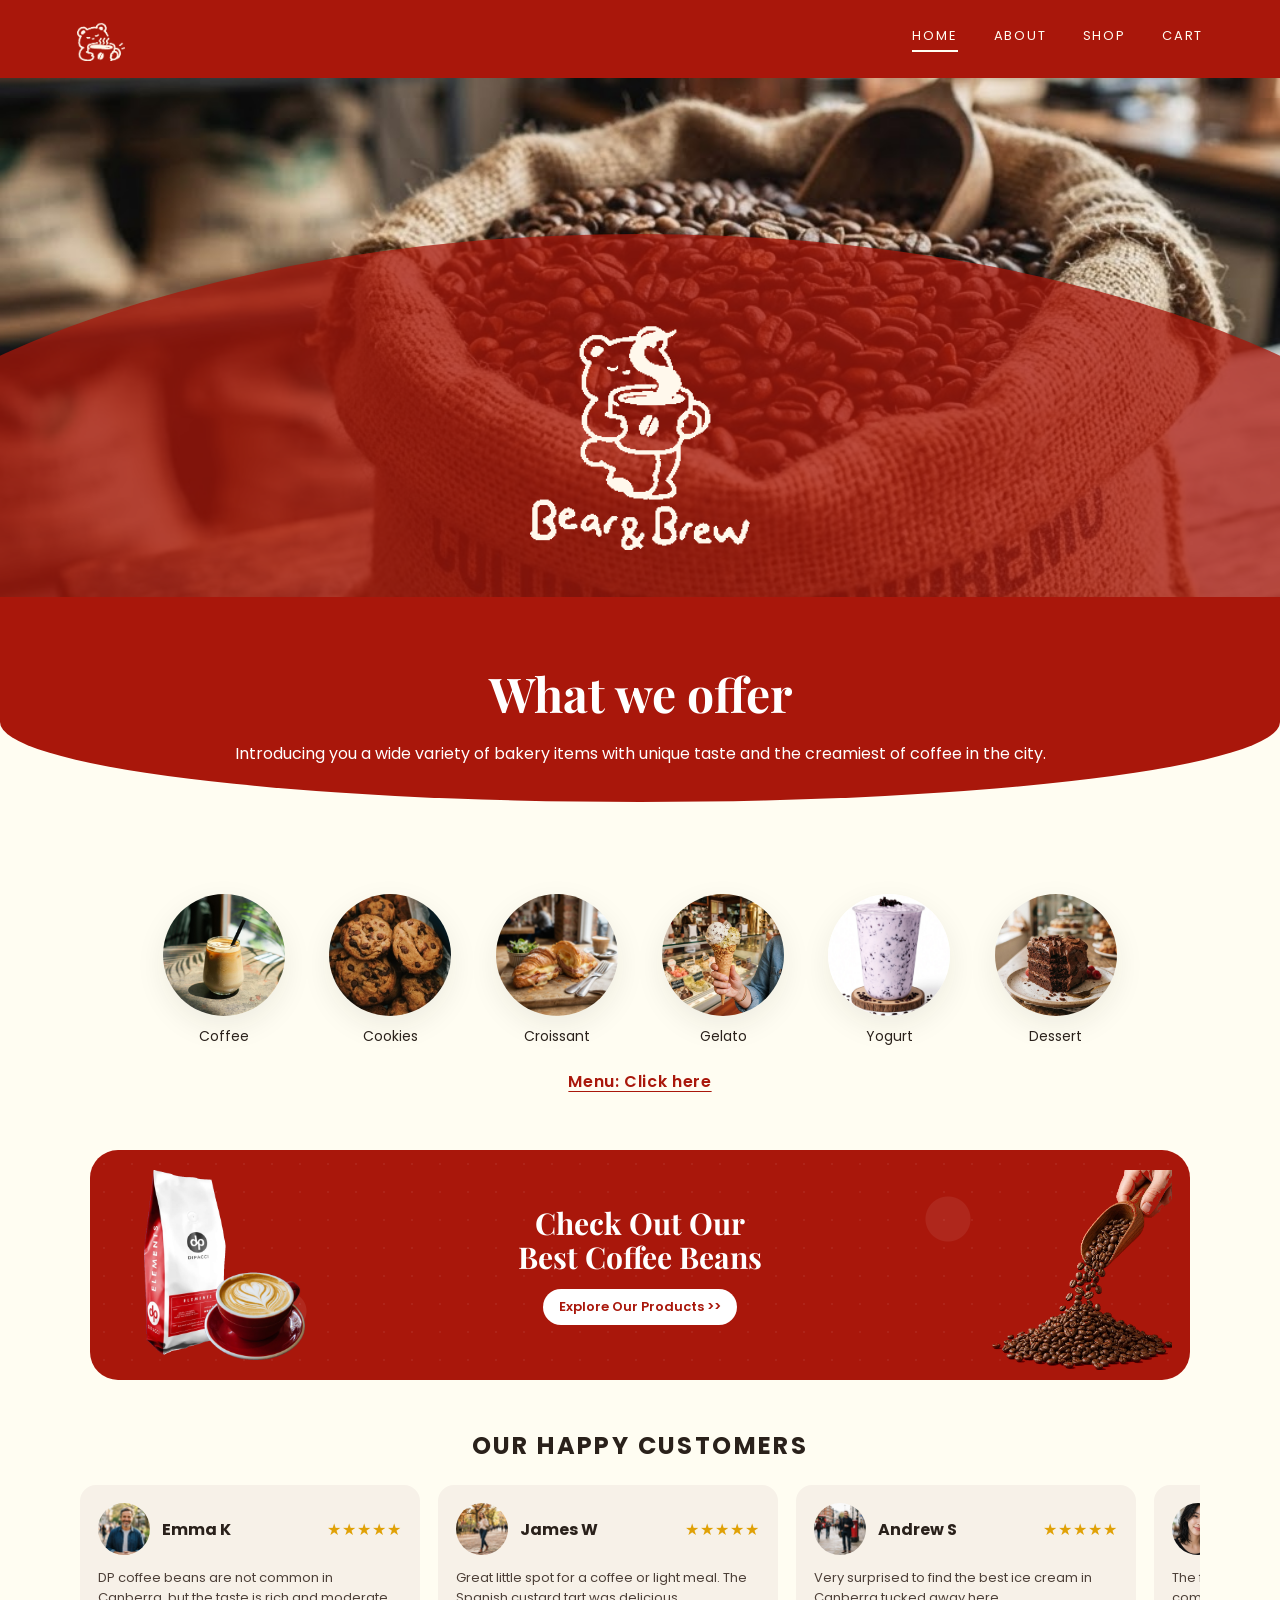
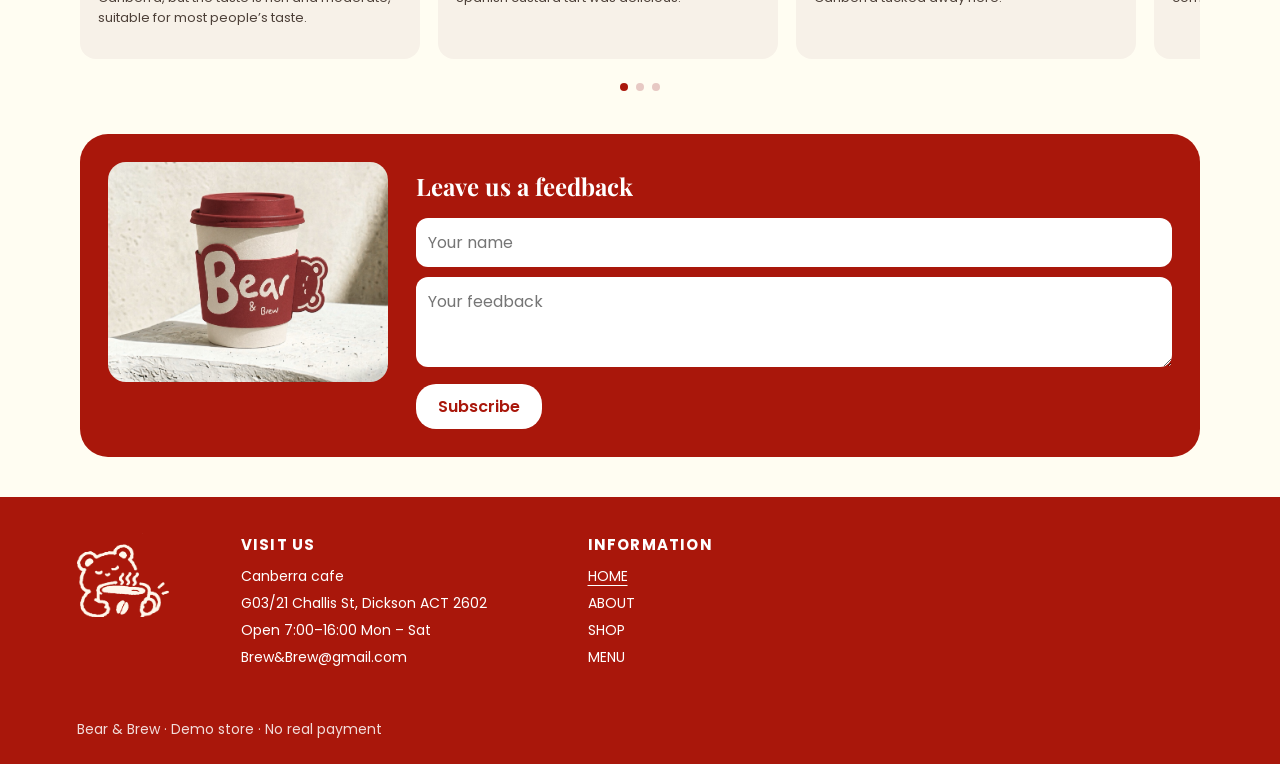
<file: index.html>
<!DOCTYPE html>
<html lang="en">
<head>
  <meta charset="UTF-8">
  <meta name="viewport" content="width=device-width, initial-scale=1">
  <title>Bear & Brew</title>
  <link href="https://fonts.googleapis.com/css2?family=Playfair+Display:wght@700&family=Poppins:wght@400;500;600&display=swap" rel="stylesheet">
  <link rel="stylesheet" href="css/style.css">
</head>
<body id="top">
  <div class="decor-layer">
    <img class="decor d1" src="images/decor/croissant.png" alt="">
    <img class="decor d2" src="images/decor/cup.png" alt="">
    <img class="decor d3" src="images/decor/bean.png" alt="">
    <img class="decor d4" src="images/decor/croissant.png" alt="">
    <img class="decor d5" src="images/decor/cup.png" alt="">
  </div>
  <header class="site-header">
    <a href="index.html"><img class="logo" src="images/brand/logo-line.png" alt="Bear and Brew"></a>
    <nav class="nav">
      <a class="active" href="index.html">HOME</a>
      <a href="about.html">ABOUT</a>
      <a href="shop.html">SHOP</a>
      <a class="cart-link" href="#" data-open-cart>CART <span class="badge" hidden>0</span></a>
    </nav>
  </header>

  <section class="hero" style="background-image:url('images/hero/beans-hero.jpg')">
    <div class="hero-arch">
      <img class="hero-mark" src="images/brand/bear-walk.gif" alt="Bear and Brew">
    </div>
  </section>

  <section class="offer offer-curve center">
    <div class="wrap">
    <h2>What we offer</h2>
    <p>Introducing you a wide variety of bakery items with unique taste and the creamiest of coffee in the city.</p>
    </div>
  </section>
  <section class="offer wrap center offer-items">
    <div class="offer-grid">
      <figure><img src="images/offer-items/coffee.jpg" alt="Coffee"><figcaption>Coffee</figcaption></figure>
      <figure><img src="images/offer-items/cookies.jpg" alt="Cookies"><figcaption>Cookies</figcaption></figure>
      <figure><img src="images/offer-items/croissant.jpg" alt="Croissant"><figcaption>Croissant</figcaption></figure>
      <figure><img src="images/offer-items/gelato.jpg" alt="Gelato"><figcaption>Gelato</figcaption></figure>
      <figure><img src="images/offer-items/dessert.jpg" alt="Yogurt"><figcaption>Yogurt</figcaption></figure>
      <figure><img src="images/offer-items/yogurt.jpg" alt="Dessert"><figcaption>Dessert</figcaption></figure>
    </div>
    <a class="menu-link" href="menu.html">Menu: Click here</a>
  </section>

  <section class="beans-banner">
    <img class="banner-left" src="images/hero/banner-left.png" alt="Coffee bag and espresso">
    <div class="banner-copy">
      <h2>Check Out Our<br>Best Coffee Beans</h2>
      <a href="shop.html"><span class="full">Explore Our Products >></span><span class="short">Explore</span></a>
    </div>
    <img class="banner-right" src="images/hero/banner-right.png" alt="Pouring coffee beans">
  </section>

  <h2 class="section-title">OUR HAPPY CUSTOMERS</h2>
  <section class="carousel" id="reviews">
    <div class="carousel-track">
    <article class="review">
      <div class="review-top"><img class="avatar" src="images/reviews/emma.jpg" alt=""><h3>Emma K</h3><span class="stars">★★★★★</span></div>
      <p>DP coffee beans are not common in Canberra, but the taste is rich and moderate, suitable for most people’s taste.</p>
    </article>
    <article class="review">
      <div class="review-top"><img class="avatar" src="images/reviews/james.jpg" alt=""><h3>James W</h3><span class="stars">★★★★★</span></div>
      <p>Great little spot for a coffee or light meal. The Spanish custard tart was delicious.</p>
    </article>
    <article class="review">
      <div class="review-top"><img class="avatar" src="images/reviews/andrew.jpg" alt=""><h3>Andrew S</h3><span class="stars">★★★★★</span></div>
      <p>Very surprised to find the best ice cream in Canberra tucked away here.</p>
    </article>
    <article class="review">
      <div class="review-top"><img class="avatar" src="images/reviews/mia.jpg" alt=""><h3>Mia L</h3><span class="stars">★★★★★</span></div>
      <p>The flat white is smooth and not too bitter. I come in every Saturday before the markets.</p>
    </article>
    <article class="review">
      <div class="review-top"><img class="avatar" src="images/reviews/david.jpg" alt=""><h3>David P</h3><span class="stars">★★★★★</span></div>
      <p>Quiet tables, good beans, and the staff remember my order. A proper neighbourhood cafe.</p>
    </article>
    <article class="review">
      <div class="review-top"><img class="avatar" src="images/reviews/sofia.jpg" alt=""><h3>Sofia R</h3><span class="stars">★★★★★</span></div>
      <p>The chocolate milkshake is thick and not too sweet. Best treat after a long lecture.</p>
    </article>
    <article class="review">
      <div class="review-top"><img class="avatar" src="images/reviews/liam.jpg" alt=""><h3>Liam T</h3><span class="stars">★★★★★</span></div>
      <p>Bought a bag of beans and it tasted the same as the cup in the shop. Easy to find a seat.</p>
    </article>
    <article class="review">
      <div class="review-top"><img class="avatar" src="images/reviews/claire.jpg" alt=""><h3>Claire M</h3><span class="stars">★★★★★</span></div>
      <p>Warm pastry, clean space, and the bear cups made my kid smile. We will be back.</p>
    </article>
    </div>
  </section>
  <p class="dots" id="review-dots"></p>

  <section class="feedback wrap">
    <img src="images/brand/cup-1.jpg" alt="Latte">
    <form>
      <h2>Leave us a feedback</h2>
      <input type="text" required placeholder="Your name" aria-label="Name">
      <textarea required placeholder="Your feedback"></textarea>
      <button type="submit">Subscribe</button>
    </form>
  </section>

  <footer class="site-footer">
    <div class="footer-grid">
      <a href="#top"><img class="footer-logo" src="images/brand/logo-line.png" alt="Bear and Brew"></a>
      <div><h3>VISIT US</h3><p>Canberra cafe</p><p>G03/21 Challis St, Dickson ACT 2602</p><p>Open 7:00–16:00 Mon – Sat</p><p>Brew&Brew@gmail.com</p></div>
      <div><h3>INFORMATION</h3><ul><li><a class="active" href="index.html">HOME</a></li><li><a href="about.html">ABOUT</a></li><li><a href="shop.html">SHOP</a></li><li><a href="menu.html">MENU</a></li></ul></div>
      <iframe class="map-frame" title="Map" src="https://maps.google.com/maps?q=G03/21%20Challis%20St%2C%20Dickson%20ACT%202602&t=&z=16&ie=UTF8&iwloc=&output=embed"></iframe>
    </div>
    <p class="fine">Bear & Brew · Demo store · No real payment</p>
  </footer>
  <div class="drawer" hidden>
    <div class="scrim" data-close-cart></div>
    <aside class="panel">
      <button class="drawer-close" type="button" data-close-cart aria-label="Close">×</button>
      <h2>Cart</h2>
      <div class="cart-list"></div>
      <div class="totals">Subtotal <strong class="subtotal">$0.00</strong><br>Shipping <strong class="shipping">Free</strong><br>Total <strong class="total">$0.00</strong></div>
      <p class="ship-note note" hidden>Spend $100 for free shipping.</p>
      <button class="btn btn-red" data-checkout>Checkout</button>
    </aside>
  </div>
  <div class="modal" hidden>
    <div class="scrim" data-close-modal></div>
    <div class="modal-card">
      <h2>Demo checkout</h2>
      <p>No payment was taken. This is a student demo.</p>
      <p>Order total: <strong class="order-total">$0.00</strong></p>
      <button class="btn btn-red" data-confirm>Place demo order</button>
    </div>
  </div>
  <div class="toast" hidden></div>
  <div class="lightbox" id="lightbox">
  <button type="button" aria-label="Close">×</button>
  <img alt="">
</div>
<script src="js/cart.js"></script>
</html>
</file>
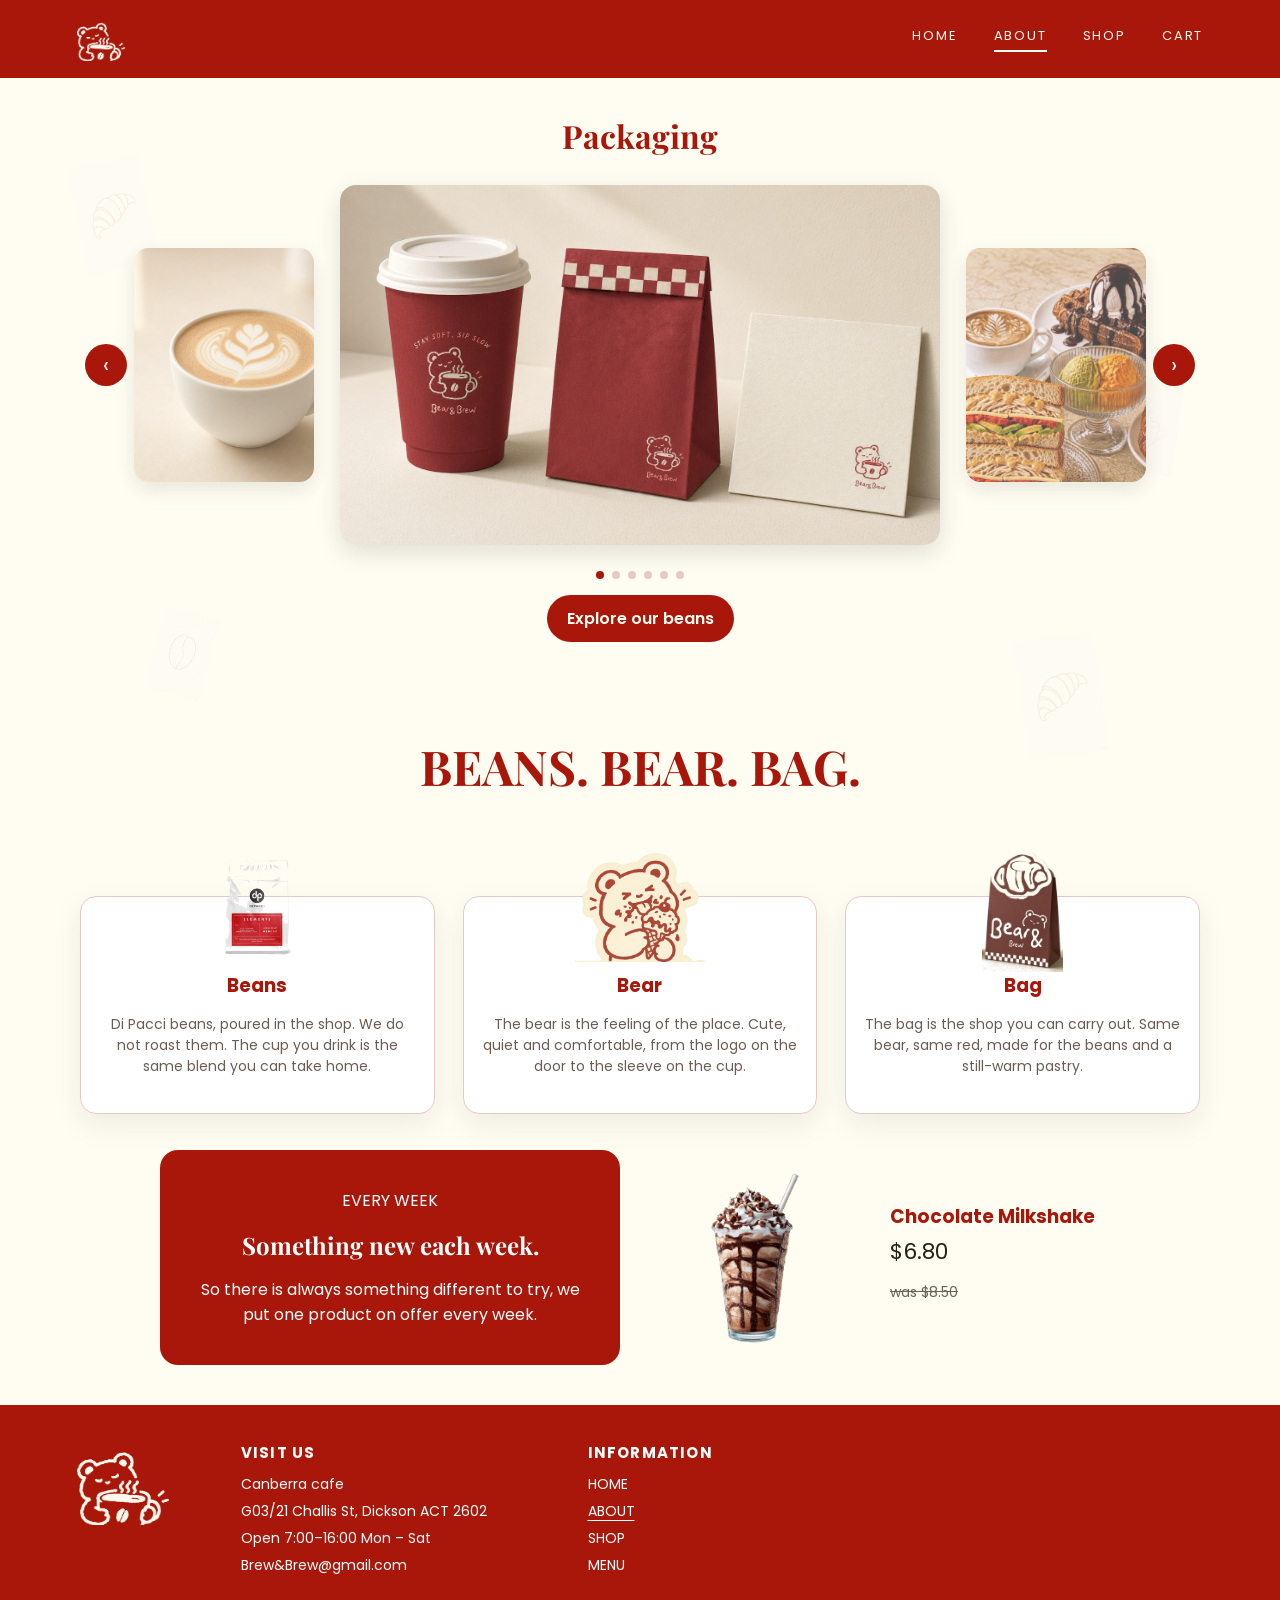
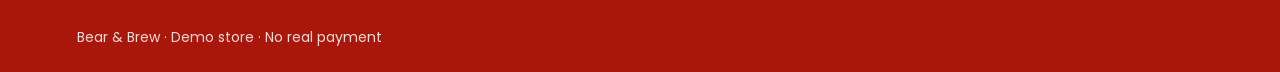
<file: about.html>
<!DOCTYPE html>
<html lang="en">
<head>
  <meta charset="UTF-8">
  <meta name="viewport" content="width=device-width, initial-scale=1">
  <title>About · Bear & Brew</title>
  <link href="https://fonts.googleapis.com/css2?family=Playfair+Display:wght@700&family=Poppins:wght@400;500;600&display=swap" rel="stylesheet">
  <link rel="stylesheet" href="css/style.css">
</head>
<body id="top">
  <div class="decor-layer">
    <img class="decor d1" src="images/decor/croissant.png" alt="">
    <img class="decor d2" src="images/decor/cup.png" alt="">
    <img class="decor d3" src="images/decor/bean.png" alt="">
    <img class="decor d4" src="images/decor/croissant.png" alt="">
    <img class="decor d5" src="images/decor/bean.png" alt="">
  </div>
  <header class="site-header">
    <a href="index.html"><img class="logo" src="images/brand/logo-line.png" alt="Bear and Brew"></a>
    <nav class="nav">
      <a href="index.html">HOME</a>
      <a class="active" href="about.html">ABOUT</a>
      <a href="shop.html">SHOP</a>
      <a class="cart-link" href="#" data-open-cart>CART <span class="badge" hidden>0</span></a>
    </nav>
  </header>

  <section class="about-stage">
    <h2 class="stage-title" id="stage-title">Packaging</h2>
    <div class="stage-wrap">
      <button class="about-nav prev" type="button" aria-label="Previous">‹</button>
      <div class="stage-track" id="stage-track"></div>
      <button class="about-nav next" type="button" aria-label="Next">›</button>
    </div>
    <div class="about-dots" id="about-dots"></div>
    <a class="btn btn-cream stage-btn" href="shop.html">Explore our beans</a>
  </section>

  <section class="wrap center" style="padding-top:36px">
    <h2 class="about-title" style="color:#A9170B">BEANS. BEAR. BAG.</h2>
    <div class="bbb">
      <article>
        <img src="images/brand/beans-cut.png" alt="Coffee beans">
        <h3>Beans</h3>
        <p>Di Pacci beans, poured in the shop. We do not roast them. The cup you drink is the same blend you can take home.</p>
      </article>
      <article>
        <img src="images/brand/bear-ice.png" alt="Bear logo">
        <h3>Bear</h3>
        <p>The bear is the feeling of the place. Cute, quiet and comfortable, from the logo on the door to the sleeve on the cup.</p>
      </article>
      <article>
        <img src="images/brand/bag-cut.png" alt="Takeaway bag">
        <h3>Bag</h3>
        <p>The bag is the shop you can carry out. Same bear, same red, made for the beans and a still-warm pastry.</p>
      </article>
    </div>
    <section class="week">
      <div class="week-box">
        <p class="kicker">EVERY WEEK</p>
        <h2>Something new each week.</h2>
        <p>So there is always something different to try, we put one product on offer every week.</p>
      </div>
      <div class="week-pic">
        <img src="images/offers/chocolate-milkshake.png" alt="Chocolate milkshake">
      </div>
      <div class="week-meta">
        <h3>Chocolate Milkshake</h3>
        <p class="price">$6.80</p>
        <p class="was">was $8.50</p>
      </div>
    </section>
  </section>

  <footer class="site-footer">
    <div class="footer-grid">
      <a href="#top"><img class="footer-logo" src="images/brand/logo-line.png" alt="Bear and Brew"></a>
      <div><h3>VISIT US</h3><p>Canberra cafe</p><p>G03/21 Challis St, Dickson ACT 2602</p><p>Open 7:00–16:00 Mon – Sat</p><p>Brew&Brew@gmail.com</p></div>
      <div><h3>INFORMATION</h3><ul><li><a href="index.html">HOME</a></li><li><a class="active" href="about.html">ABOUT</a></li><li><a href="shop.html">SHOP</a></li><li><a href="menu.html">MENU</a></li></ul></div>
      <iframe class="map-frame" title="Map" src="https://maps.google.com/maps?q=G03/21%20Challis%20St%2C%20Dickson%20ACT%202602&t=&z=16&ie=UTF8&iwloc=&output=embed"></iframe>
    </div>
    <p class="fine">Bear & Brew · Demo store · No real payment</p>
  </footer>
  <div class="drawer" hidden><div class="scrim" data-close-cart></div><aside class="panel"><button class="drawer-close" type="button" data-close-cart aria-label="Close">×</button><h2>Cart</h2><div class="cart-list"></div><div class="totals">Subtotal <strong class="subtotal">$0.00</strong><br>Shipping <strong class="shipping">Free</strong><br>Total <strong class="total">$0.00</strong></div><p class="ship-note note" hidden>Spend $100 for free shipping.</p><button class="btn btn-red" data-checkout>Checkout</button></aside></div>
  <div class="modal" hidden><div class="scrim" data-close-modal></div><div class="modal-card"><h2>Demo checkout</h2><p>No payment was taken. This is a student demo.</p><p>Order total: <strong class="order-total">$0.00</strong></p><button class="btn btn-red" data-confirm>Place demo order</button></div></div>
  <div class="toast" hidden></div>
  <div class="lightbox" id="lightbox">
    <button type="button" aria-label="Close">×</button>
    <img alt="">
  </div>
  <script src="js/cart.js"></script>
</body>
</html>
</file>
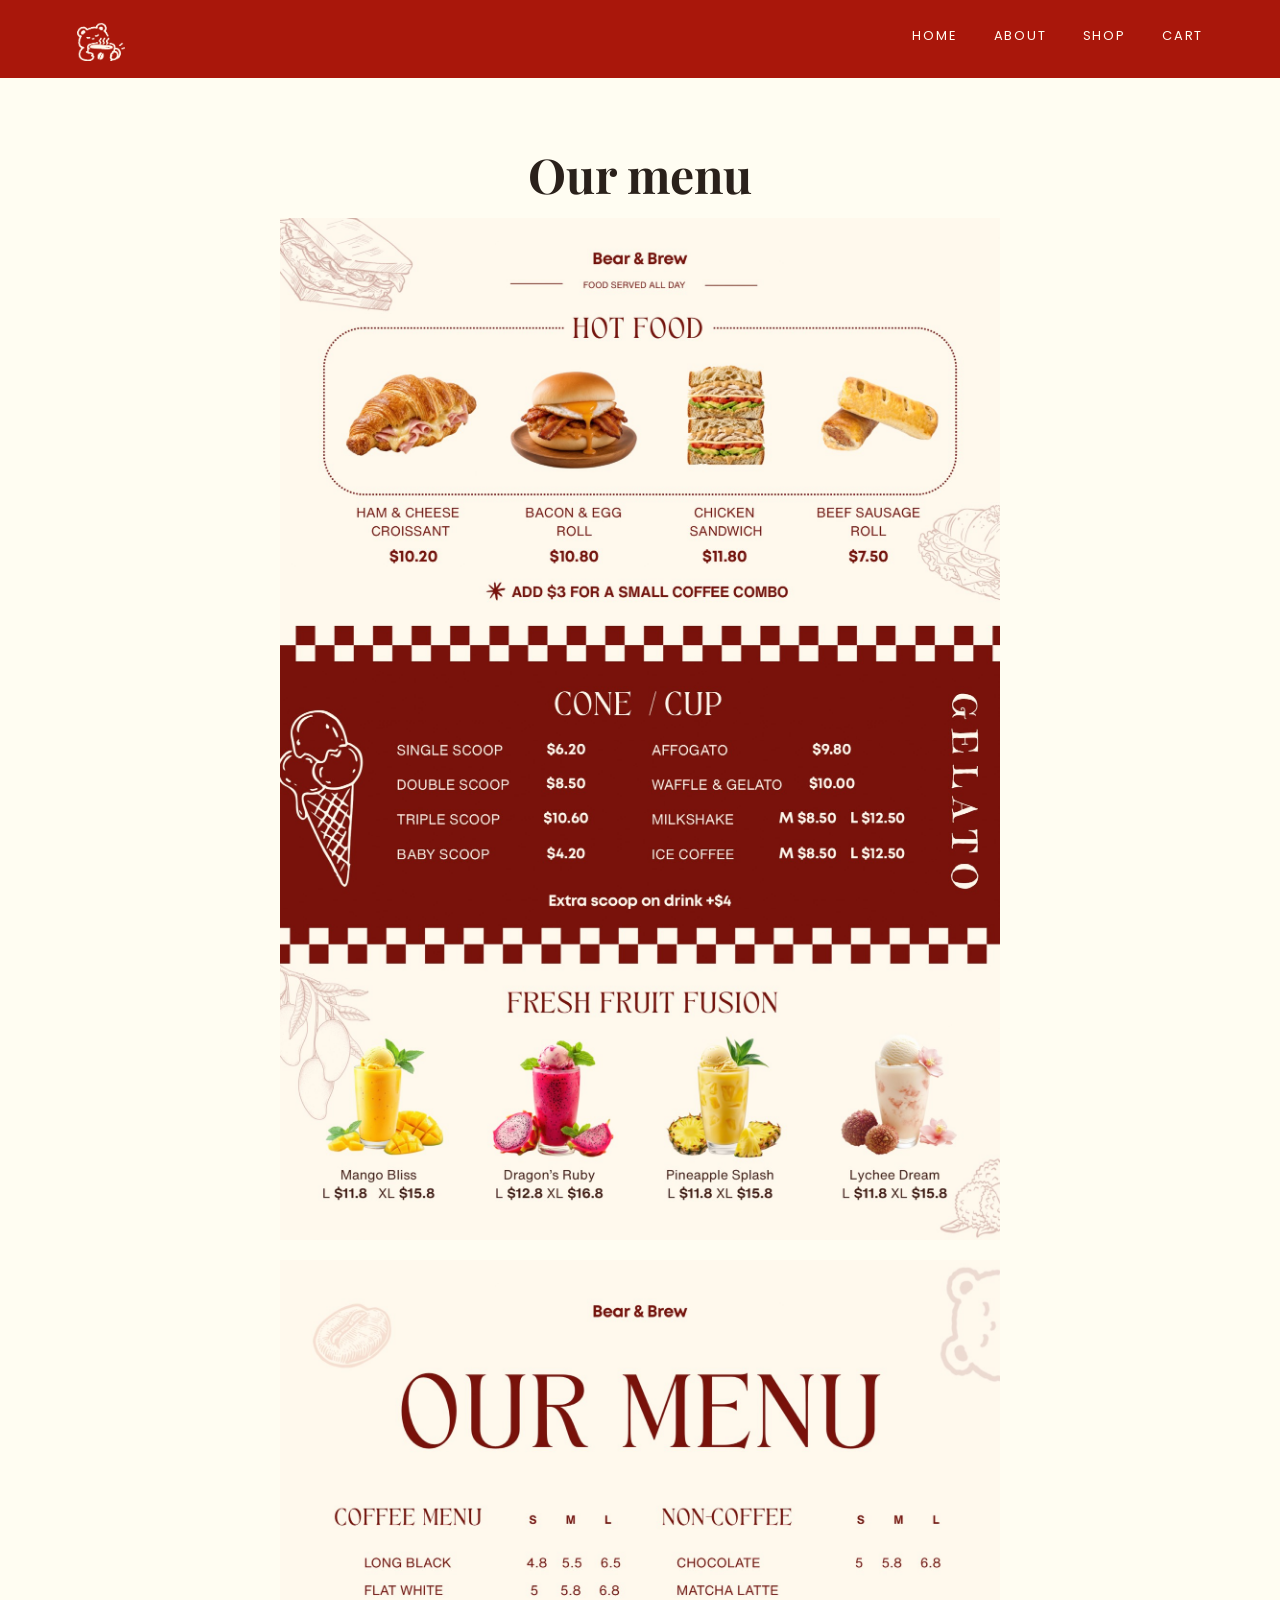
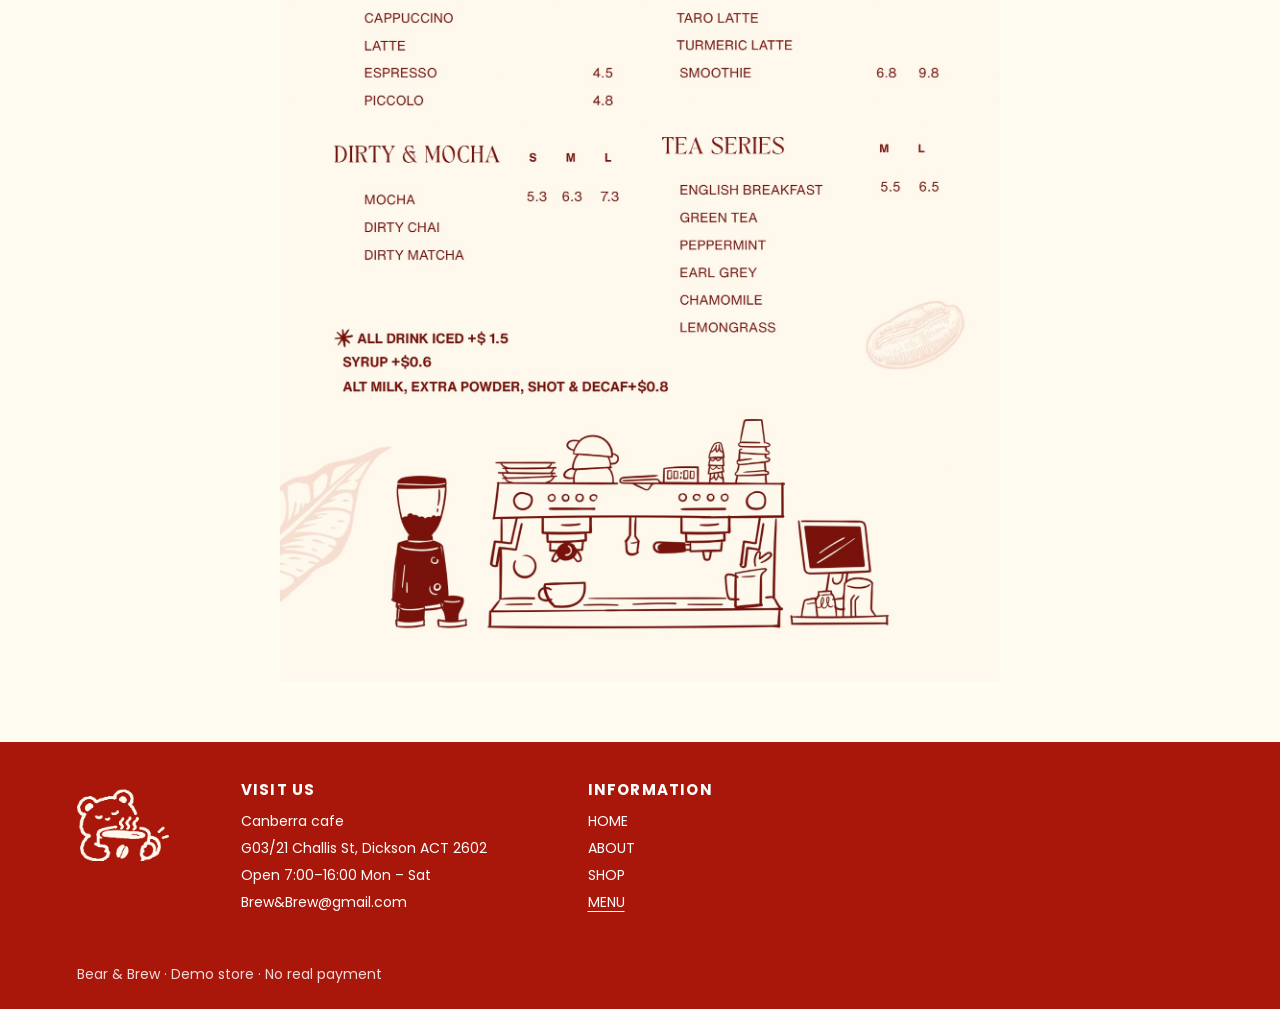
<file: menu.html>
<!DOCTYPE html>
<html lang="en">
<head>
  <meta charset="UTF-8">
  <meta name="viewport" content="width=device-width, initial-scale=1">
  <title>Menu · Bear & Brew</title>
  <link href="https://fonts.googleapis.com/css2?family=Playfair+Display:wght@700&family=Poppins:wght@400;500;600&display=swap" rel="stylesheet">
  <link rel="stylesheet" href="css/style.css">
</head>
<body id="top">
  <header class="site-header">
    <a href="index.html"><img class="logo" src="images/brand/logo-line.png" alt="Bear and Brew"></a>
    <nav class="nav">
      <a href="index.html">HOME</a>
      <a href="about.html">ABOUT</a>
      <a href="shop.html">SHOP</a>
      <a class="cart-link" href="#" data-open-cart>CART <span class="badge" hidden>0</span></a>
    </nav>
  </header>
  <section class="offer wrap center">
    <h2>Our menu</h2>
    <img src="images/menu/menu-1.jpg" alt="Menu page 1" style="width:min(720px,100%);margin:0 auto 20px">
    <img src="images/menu/menu-2.jpg" alt="Menu page 2" style="width:min(720px,100%);margin:0 auto">
  </section>
  <footer class="site-footer">
    <div class="footer-grid">
      <a href="#top"><img class="footer-logo" src="images/brand/logo-line.png" alt="Bear and Brew"></a>
      <div><h3>VISIT US</h3><p>Canberra cafe</p><p>G03/21 Challis St, Dickson ACT 2602</p><p>Open 7:00–16:00 Mon – Sat</p><p>Brew&Brew@gmail.com</p></div>
      <div><h3>INFORMATION</h3><ul><li><a href="index.html">HOME</a></li><li><a href="about.html">ABOUT</a></li><li><a href="shop.html">SHOP</a></li><li><a class="active" href="menu.html">MENU</a></li></ul></div>
      <iframe class="map-frame" title="Map" src="https://maps.google.com/maps?q=G03/21%20Challis%20St%2C%20Dickson%20ACT%202602&t=&z=16&ie=UTF8&iwloc=&output=embed"></iframe>
    </div>
    <p class="fine">Bear & Brew · Demo store · No real payment</p>
  </footer>
  <div class="drawer" hidden><div class="scrim" data-close-cart></div><aside class="panel"><button class="drawer-close" type="button" data-close-cart aria-label="Close">×</button><h2>Cart</h2><div class="cart-list"></div><div class="totals">Subtotal <strong class="subtotal">$0.00</strong><br>Shipping <strong class="shipping">Free</strong><br>Total <strong class="total">$0.00</strong></div><p class="ship-note note" hidden>Spend $100 for free shipping.</p><button class="btn btn-red" data-checkout>Checkout</button></aside></div>
  <div class="modal" hidden><div class="scrim" data-close-modal></div><div class="modal-card"><h2>Demo checkout</h2><p>No payment was taken. This is a student demo.</p><p>Order total: <strong class="order-total">$0.00</strong></p><button class="btn btn-red" data-confirm>Place demo order</button></div></div>
  <div class="toast" hidden></div>
  <script src="js/cart.js"></script>
</body>
</html>
</file>
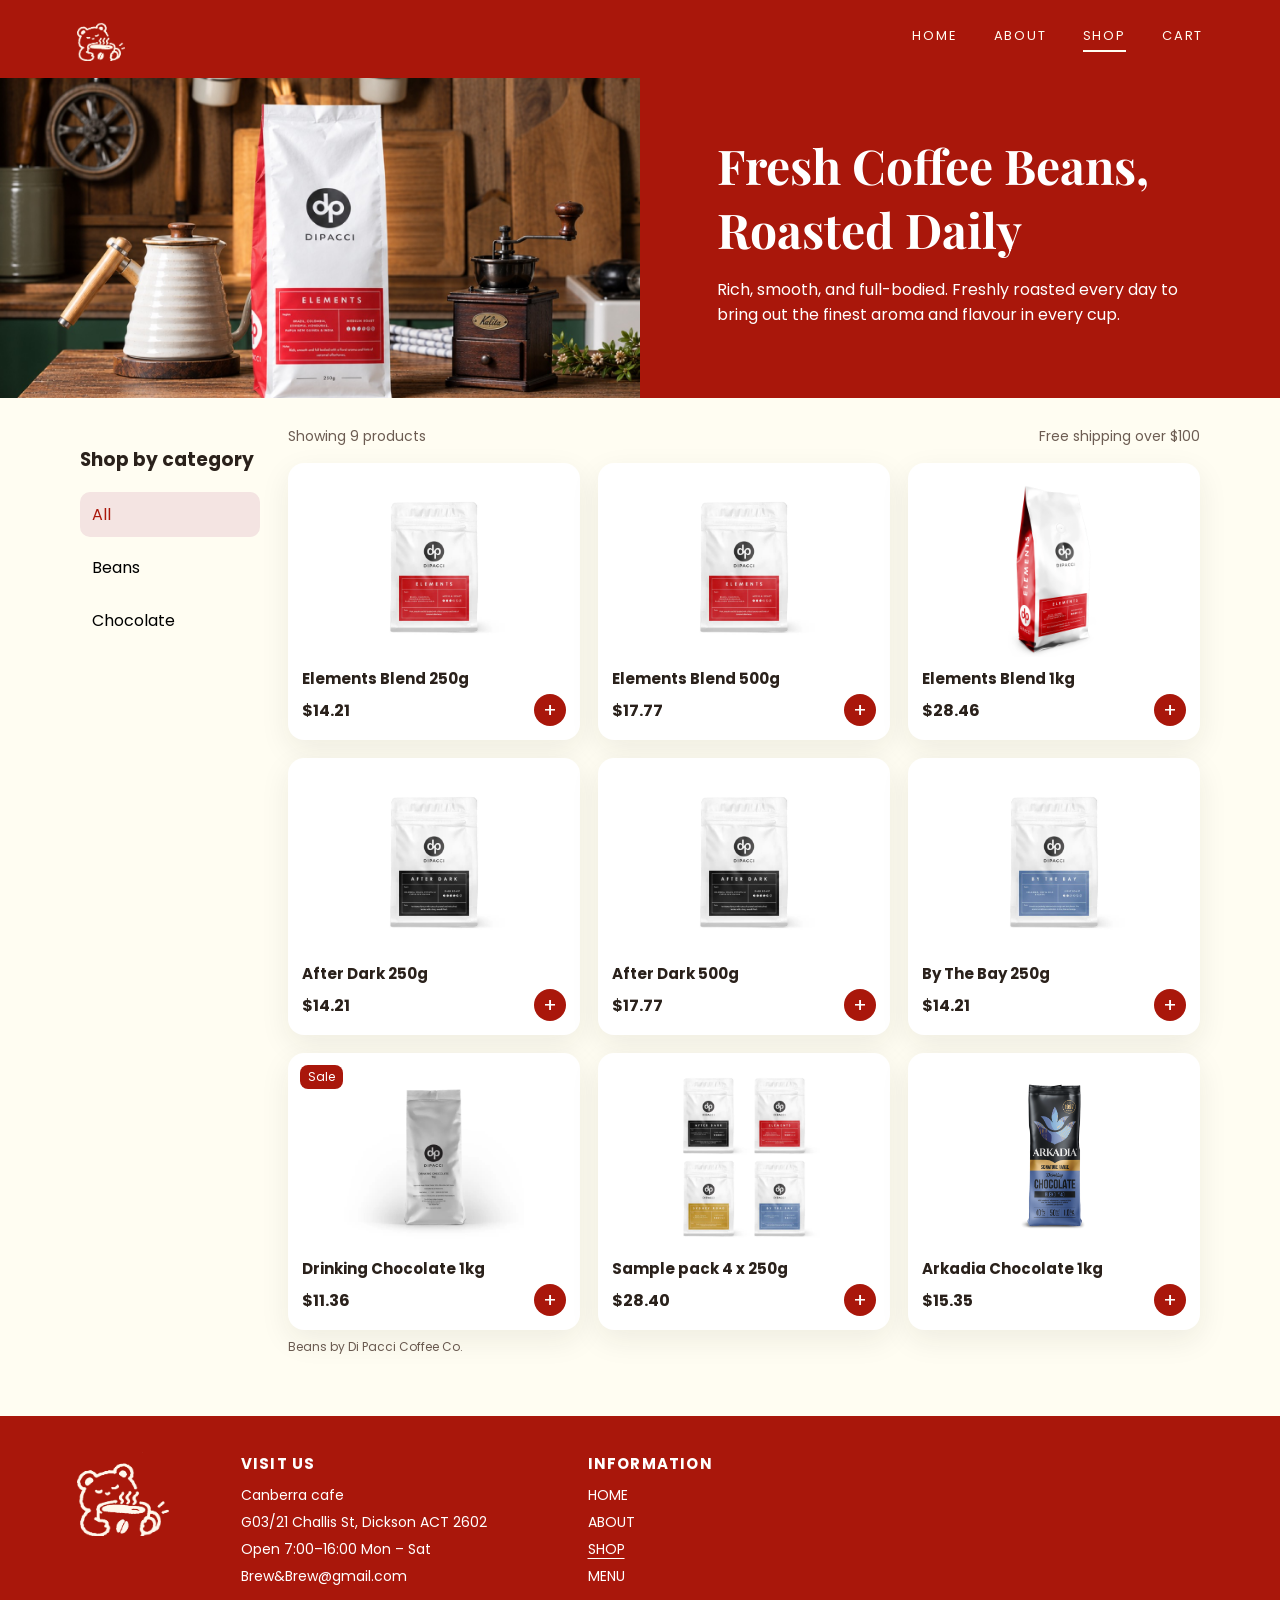
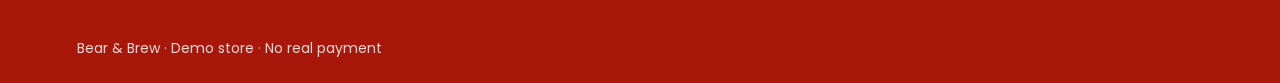
<file: shop.html>
<!DOCTYPE html>
<html lang="en">
<head>
  <meta charset="UTF-8">
  <meta name="viewport" content="width=device-width, initial-scale=1">
  <title>Shop · Bear & Brew</title>
  <link href="https://fonts.googleapis.com/css2?family=Playfair+Display:wght@700&family=Poppins:wght@400;500;600&display=swap" rel="stylesheet">
  <link rel="stylesheet" href="css/style.css">
</head>
<body id="top">
  <header class="site-header">
    <a href="index.html"><img class="logo" src="images/brand/logo-line.png" alt="Bear and Brew"></a>
    <nav class="nav">
      <a href="index.html">HOME</a>
      <a href="about.html">ABOUT</a>
      <a class="active" href="shop.html">SHOP</a>
      <a class="cart-link" href="#" data-open-cart>CART <span class="badge" hidden>0</span></a>
    </nav>
  </header>

  <section class="shop-hero">
    <img src="images/products/shop-hero.jpg" alt="Coffee bag">
    <div>
      <h1>Fresh Coffee Beans, Roasted Daily</h1>
      <p>Rich, smooth, and full-bodied. Freshly roasted every day to bring out the finest aroma and flavour in every cup.</p>
    </div>
  </section>

  <section class="wrap shop-layout">
    <aside>
      <h3>Shop by category</h3>
      <div class="cats">
        <button class="active" data-cat="all">All</button>
        <button data-cat="beans">Beans</button>
        <button data-cat="chocolate">Chocolate</button>
      </div>
    </aside>
    <div>
      <div class="shop-tools">
        <span class="showing">Showing 9 products</span>
        <span>Free shipping over $100</span>
      </div>
      <div class="products"></div>
      <p class="credit">Beans by Di Pacci Coffee Co.</p>
    </div>
  </section>

  <footer class="site-footer">
    <div class="footer-grid">
      <a href="#top"><img class="footer-logo" src="images/brand/logo-line.png" alt="Bear and Brew"></a>
      <div><h3>VISIT US</h3><p>Canberra cafe</p><p>G03/21 Challis St, Dickson ACT 2602</p><p>Open 7:00–16:00 Mon – Sat</p><p>Brew&Brew@gmail.com</p></div>
      <div><h3>INFORMATION</h3><ul><li><a href="index.html">HOME</a></li><li><a href="about.html">ABOUT</a></li><li><a class="active" href="shop.html">SHOP</a></li><li><a href="menu.html">MENU</a></li></ul></div>
      <iframe class="map-frame" title="Map" src="https://maps.google.com/maps?q=G03/21%20Challis%20St%2C%20Dickson%20ACT%202602&t=&z=16&ie=UTF8&iwloc=&output=embed"></iframe>
    </div>
    <p class="fine">Bear & Brew · Demo store · No real payment</p>
  </footer>
  <div class="drawer" hidden><div class="scrim" data-close-cart></div><aside class="panel"><button class="drawer-close" type="button" data-close-cart aria-label="Close">×</button><h2>Cart</h2><div class="cart-list"></div><div class="totals">Subtotal <strong class="subtotal">$0.00</strong><br>Shipping <strong class="shipping">Free</strong><br>Total <strong class="total">$0.00</strong></div><p class="ship-note note" hidden>Spend $100 for free shipping.</p><button class="btn btn-red" data-checkout>Checkout</button></aside></div>
  <div class="modal" hidden><div class="scrim" data-close-modal></div><div class="modal-card"><h2>Demo checkout</h2><p>No payment was taken. This is a student demo.</p><p>Order total: <strong class="order-total">$0.00</strong></p><button class="btn btn-red" data-confirm>Place demo order</button></div></div>
  <div class="toast" hidden></div>
  <script src="js/cart.js"></script>
</body>
</html>
</file>
<file: css/style.css>
:root {
  --red: #A9170B;
  --cream: #FFFDF2;
  --ink: #2A211B;
  --muted: #6C5C52;
  --card: #FFF;
  --line: #E7D9CC;
  --shadow: 0 10px 30px rgba(42, 33, 27, 0.08);
}
* { box-sizing: border-box; }
html { scroll-behavior: smooth; }
body {
  margin: 0;
  background: var(--cream);
  color: var(--ink);
  font-family: "Poppins", sans-serif;
}
a { color: inherit; text-decoration: none; }
img { max-width: 100%; display: block; }
button, input, textarea, select { font: inherit; }

.site-header {
  position: sticky; top: 0; z-index: 30;
  display: flex; align-items: center; justify-content: space-between;
  height: 78px; padding: 0 6vw;
  background: var(--red); color: var(--cream);
}
.logo { width: 48px; height: 48px; object-fit: contain; filter: none; }
.nav { display: flex; gap: 36px; align-items: center; font-size: 13px; letter-spacing: 0.14em; }
.nav a { position: relative; padding-bottom: 6px; color: var(--cream); }
.nav a.active::after, .nav a:hover::after {
  content: ""; position: absolute; left: 0; right: 0; bottom: 0; height: 2px; background: var(--cream);
}
.cart-link { position: relative; }
.badge {
  position: absolute; top: -10px; right: -14px;
  min-width: 18px; height: 18px; padding: 0 5px;
  border-radius: 99px; background: var(--red); color: white;
  font-size: 11px; line-height: 18px; text-align: center; letter-spacing: 0;
}
.badge[hidden] { display: none; }

.hero {
  position: relative; height: 520px;
  background: #6b3a28 center / cover no-repeat;
  overflow: hidden;
}
.hero-arch {
  position: absolute; left: 50%; bottom: -8%;
  transform: translateX(-50%);
  width: 140%; height: 78%;
  background: rgba(169, 23, 11, 0.75);
  border-radius: 50% 50% 0 0 / 100% 100% 0 0;
  display: flex; align-items: center; justify-content: center;
}
.hero-mark { width: 220px; height: auto; background: transparent; filter: none; }
.offer-curve {
  background: var(--red); color: white;
  margin-top: -1px; padding: 8px 0 70px;
  border-radius: 0 0 50% 50% / 0 0 80px 80px;
}
.offer-curve h2 { color: white; }
.offer-curve p, .offer.offer-curve p { color: white !important; opacity: 1; }
.offer-items { padding-top: 28px; }

.wrap { width: min(1120px, 90vw); margin: 0 auto; }
.center { text-align: center; }
.offer { padding: 64px 0 20px; }
.offer h2, .about-title, .shop-title {
  margin: 0 0 12px;
  font-family: "Playfair Display", serif;
  font-size: clamp(34px, 4vw, 48px);
}
.offer p, .muted { color: var(--muted); }
.offer-grid {
  display: grid; grid-template-columns: repeat(6, 1fr);
  gap: 18px; max-width: 980px; margin: 28px auto 22px;
}
.offer-grid figure { margin: 0; }
.offer-grid img {
  width: 122px; height: 122px; margin: 0 auto 10px;
  border-radius: 50%; object-fit: cover; box-shadow: var(--shadow);
}
.offer-grid figcaption { font-size: 14px; }
.menu-link {
  color: var(--red);
  font-weight: 600;
  letter-spacing: 0.04em;
  text-decoration: underline;
  text-underline-offset: 4px;
}

.beans-banner {
  display: grid; grid-template-columns: 1.1fr 1fr 1.1fr;
  align-items: center; gap: 8px;
  position: relative;
  width: min(1100px, 92vw); margin: 36px auto 8px;
  background:
    radial-gradient(circle at 18% 70%, rgba(255,255,255,0.08) 0 18px, transparent 19px),
    radial-gradient(circle at 78% 30%, rgba(255,255,255,0.07) 0 22px, transparent 23px),
    var(--red);
  color: white;
  border-radius: 28px; min-height: 230px; padding: 10px 18px;
  overflow: hidden;
}
.beans-banner::before {
  content: "";
  position: absolute; inset: 0;
  background-image: radial-gradient(circle, rgba(255,255,255,0.16) 1.2px, transparent 1.4px);
  background-size: 28px 28px;
  opacity: 0.35; pointer-events: none;
}
.banner-left { height: 190px; width: 100%; object-fit: contain; object-position: 18% center; z-index: 1; }
.banner-right { height: 200px; width: 100%; object-fit: contain; object-position: right bottom; z-index: 1; align-self: end; }
.banner-copy { text-align: center; z-index: 1; }
.banner-copy h2 { margin: 0 0 14px; font-family: "Playfair Display", serif; font-size: clamp(22px, 2.4vw, 30px); line-height: 1.15; font-weight: 700; }
.banner-copy a { display: inline-block; background: white; color: var(--red); border-radius: 999px; padding: 8px 16px; font-size: 13px; font-weight: 600; }
.section-title {
  margin: 48px 0 22px; text-align: center; letter-spacing: 0.1em; font-size: 24px;
}
.reviews { display: none; }
.carousel {
  position: relative;
  width: min(1120px, 94vw);
  margin: 0 auto;
  overflow: hidden;
}
.carousel-track {
  display: flex;
  gap: 18px;
  transition: transform 0.7s ease;
  will-change: transform;
}
.carousel .review {
  flex: 0 0 min(340px, 78vw);
  position: static;
  transform: none;
  opacity: 1;
  pointer-events: auto;
}
.review {
  background: #F7F1E8; border-radius: 16px; padding: 18px;
}
.review-top { display: flex; align-items: center; gap: 12px; }
.review img.avatar { width: 52px; height: 52px; border-radius: 50%; object-fit: cover; }
.review h3 { margin: 0; font-size: 16px; }
.stars { margin-left: auto; color: #E0A106; letter-spacing: 1px; }
.review p { font-size: 13px; line-height: 1.55; color: #4d4038; }
.dots { text-align: center; margin: 14px 0; }
.dots button {
  width: 8px; height: 8px; border: 0; border-radius: 50%;
  background: #E7C9C4; margin: 0 4px; cursor: pointer; padding: 0;
}
.dots button.on { background: var(--red); }

.feedback {
  display: grid; grid-template-columns: 280px 1fr; gap: 28px;
  margin: 36px auto; background: var(--red); color: white;
  border-radius: 28px; padding: 28px;
}
.feedback img { height: 220px; width: 100%; object-fit: cover; border-radius: 18px; }
.feedback h2 { margin: 8px 0 16px; font-family: "Playfair Display", serif; }
.feedback input, .feedback textarea {
  width: 100%; border: 0; border-radius: 12px; padding: 12px; margin-bottom: 10px;
}
.feedback textarea { min-height: 90px; resize: vertical; }
.feedback button, .btn {
  border: 0; background: white; color: var(--red);
  border-radius: 20px; padding: 10px 22px; cursor: pointer; font-weight: 600;
}
.btn-red { background: var(--red); color: white; }
.btn:active { transform: scale(0.98); }

.site-footer { background: var(--red); color: white; padding: 36px 6vw 18px; margin-top: 40px; }
.footer-grid { display: grid; grid-template-columns: 140px 1.2fr 0.8fr 1.4fr; gap: 24px; }
.footer-logo { width: 92px; filter: none; }
.site-footer a.active { text-decoration: underline; text-underline-offset: 4px; }
.site-footer h3 { margin: 0 0 10px; letter-spacing: 0.08em; font-size: 15px; }
.site-footer p, .site-footer li { margin: 6px 0; font-size: 14px; }
.site-footer ul { list-style: none; padding: 0; margin: 0; }
.map { width: 100%; height: 150px; object-fit: cover; border-radius: 8px; }
.fine { margin-top: 22px; font-size: 12px; opacity: 0.85; }

.about-hero-photo { padding: 0; background: var(--red); }
.about-hero-photo img {
  width: 100%; max-width: 1200px; height: auto; margin: 0 auto;
  border-radius: 0; object-fit: cover;
}
.map-frame { width: 100%; height: 180px; border: 0; border-radius: 8px; }
.bbb { display: grid; grid-template-columns: repeat(3, 1fr); gap: 28px; margin: 48px auto 36px; }
.bbb article {
  background: white; border: 1px solid #E7C9C4; border-radius: 16px;
  padding: 70px 18px 22px; text-align: center; box-shadow: var(--shadow);
  position: relative; margin-top: 50px;
}
.bbb img {
  width: 130px; height: 130px; object-fit: contain;
  position: absolute; left: 50%; top: -55px; transform: translateX(-50%);
  background: transparent;
}
.bbb h3 { margin: 4px 0; color: var(--red); }
.bbb p { color: var(--muted); font-size: 14px; }
.week {
  display: grid; grid-template-columns: 2fr 1fr 1fr; gap: 20px;
  align-items: center; margin: 28px auto; max-width: 960px;
}
.week-box {
  background: var(--red); color: white; border-radius: 18px; padding: 22px 26px;
}
.week-box h2 { font-family: "Playfair Display", serif; margin: 6px 0 8px; font-size: 24px; }
.week-pic { text-align: center; }
.week-pic img { width: 160px; margin: 0 auto; display: block; }
.week-meta { text-align: left; color: var(--ink); }
.week-meta h3 { margin: 4px 0; color: var(--red); }
.week-meta .price { font-size: 22px; margin: 4px 0 0; }
.week-meta .was { opacity: 0.7; text-decoration: line-through; font-size: 14px; }
@media (max-width: 800px) {
  .week { grid-template-columns: 1fr; text-align: center; }
  .week-meta { text-align: center; }
}

.shop-hero {
  display: grid; grid-template-columns: 1fr 1fr; min-height: 320px;
  background: var(--red); color: white; align-items: center;
}
.shop-hero img { width: 100%; height: 320px; object-fit: cover; }
.shop-hero div { padding: 32px 6vw; }
.shop-hero h1 { font-family: "Playfair Display", serif; font-size: clamp(32px, 4vw, 48px); margin: 0 0 10px; }
.shop-layout { display: grid; grid-template-columns: 180px 1fr; gap: 28px; margin: 28px auto; }
.cats { display: flex; flex-direction: column; gap: 8px; }
.cats button {
  text-align: left; border: 0; background: transparent; padding: 10px 12px;
  border-radius: 10px; cursor: pointer;
}
.cats button.active { background: #F4E4E2; color: var(--red); }
.shop-tools { display: flex; justify-content: space-between; align-items: center; margin-bottom: 16px; color: var(--muted); font-size: 14px; }
.products { display: grid; grid-template-columns: repeat(3, 1fr); gap: 18px; }
.product {
  background: white; border-radius: 16px; padding: 14px; position: relative; box-shadow: var(--shadow);
}
.product img { height: 180px; width: 100%; object-fit: contain; }
.product h3 { margin: 10px 0 4px; font-size: 15px; }
.product .row { display: flex; justify-content: space-between; align-items: center; }
.add {
  width: 32px; height: 32px; border: 0; border-radius: 50%;
  background: var(--red); color: white; cursor: pointer; font-size: 20px; line-height: 1;
}
.tag { position: absolute; top: 12px; left: 12px; background: var(--red); color: white; font-size: 12px; padding: 3px 8px; border-radius: 8px; }
.credit { color: var(--muted); font-size: 12px; margin: 8px 0 20px; }

.drawer, .modal { position: fixed; inset: 0; z-index: 40; }
.drawer[hidden], .modal[hidden], .toast[hidden] { display: none; }
.scrim { position: absolute; inset: 0; background: rgba(20, 12, 8, 0.45); }
.panel {
  position: absolute; top: 0; right: 0; width: min(420px, 92vw); height: 100%;
  background: var(--cream); padding: 22px; display: flex; flex-direction: column;
}
.panel h2 { margin: 0 0 12px; }
.cart-list { flex: 1; overflow: auto; }
.cart-item { display: grid; grid-template-columns: 64px 1fr auto; gap: 10px; padding: 10px 0; border-bottom: 1px solid var(--line); }
.cart-item img { width: 64px; height: 64px; object-fit: contain; background: white; border-radius: 8px; }
.qty { display: flex; gap: 8px; align-items: center; }
.qty button { width: 24px; height: 24px; border: 1px solid var(--line); background: white; border-radius: 6px; cursor: pointer; }
.totals { margin: 12px 0; font-size: 14px; }
.note { background: #F4E4E2; color: var(--red); border-radius: 10px; padding: 10px; font-size: 13px; }
.modal-card {
  position: absolute; left: 50%; top: 50%; transform: translate(-50%, -50%);
  width: min(420px, 90vw); background: white; border-radius: 20px; padding: 24px; text-align: center;
}
.toast {
  position: fixed; left: 50%; bottom: 24px; transform: translateX(-50%);
  z-index: 50; background: #1c120f; color: white; padding: 12px 18px; border-radius: 999px;
  box-shadow: var(--shadow);
}

@media (max-width: 900px) {
  .nav { gap: 14px; font-size: 12px; letter-spacing: 0.06em; }
  .hero { height: 420px; }
  .hero-arch {
    width: 130%;
    height: 68%;
    bottom: 0;
    top: auto;
    border-radius: 50% 50% 0 0 / 100% 100% 0 0;
  }
  .offer-grid { grid-template-columns: repeat(3, 1fr); }
  .reviews, .bbb, .feedback, .footer-grid, .week, .shop-hero, .shop-layout { grid-template-columns: 1fr; }
  .products { grid-template-columns: repeat(2, 1fr); }
  .shop-hero img { height: 200px; }
  .beans-banner {
    grid-template-columns: 0.9fr 1.2fr 0.9fr;
    min-height: 0;
    padding: 12px 8px;
    gap: 4px;
  }
  .beans-banner .banner-copy { grid-column: auto; order: 0; }
  .beans-banner .banner-copy h2 { font-size: 14px; margin-bottom: 8px; line-height: 1.1; }
  .beans-banner .banner-copy a { border-radius: 20px; padding: 6px 10px; font-size: 11px; }
  .banner-left, .banner-right { height: 90px; object-position: center; align-self: center; }
}

.lightbox {
  position: fixed; inset: 0; z-index: 80;
  background: rgba(20, 10, 8, 0.78);
  display: none; align-items: center; justify-content: center;
}
.lightbox.open { display: flex; }
.lightbox img { max-width: 90vw; max-height: 86vh; border-radius: 12px; }
.lightbox button {
  position: absolute; top: 18px; right: 22px;
  width: 42px; height: 42px; border: 0; border-radius: 50%;
  background: white; color: var(--ink); font-size: 24px; cursor: pointer;
}

.about-stage {
  background: transparent;
  margin: 24px 6vw;
  padding: 12px 0 32px;
  text-align: center;
  position: relative;
}
.stage-title {
  margin: 0 0 18px;
  font-family: "Playfair Display", serif;
  font-size: 32px;
  color: #A9170B;
}
.stage-wrap {
  position: relative;
  display: flex;
  align-items: center;
  justify-content: center;
  min-height: 380px;
}
.stage-track {
  display: flex;
  align-items: center;
  justify-content: center;
  gap: 16px;
  will-change: transform;
}
.stage-card { cursor: pointer; }
.stage-card {
  width: 200px;
  height: 260px;
  border-radius: 16px;
  overflow: hidden;
  opacity: 0.8;
  transform: scale(0.9);
  transition: transform 0.28s ease, opacity 0.28s ease;
  box-shadow: 0 8px 24px rgba(0,0,0,0.12);
}
.stage-card.center {
  width: 600px;
  height: 360px;
  opacity: 1;
  transform: scale(1);
}
.stage-card img { width: 100%; height: 100%; object-fit: cover; display: block; }
.about-stage .about-nav {
  position: absolute; top: 50%; transform: translateY(-50%);
  z-index: 2; width: 42px; height: 42px; border-radius: 50%;
  border: 0; background: #A9170B; color: #FFFDF2;
  font-size: 22px; cursor: pointer;
}
.about-stage .about-nav.prev { left: 8px; }
.about-stage .about-nav.next { right: 8px; }
.about-stage .about-dots { margin-top: 16px; display: flex; justify-content: center; gap: 8px; }
.about-stage .about-dots button {
  width: 8px; height: 8px; border-radius: 50%; border: 0;
  background: #E7C9C4; cursor: pointer; padding: 0;
}
.about-stage .about-dots button.on { background: #A9170B; }
.stage-btn {
  margin-top: 16px;
  background: #A9170B;
  color: #FFFDF2;
  border-radius: 999px;
  padding: 11px 20px;
  text-decoration: none;
  font-weight: 600;
  display: inline-block;
}
@media (max-width: 800px) {
  .about-stage { margin: 16px 4vw; }
  .stage-wrap { min-height: 280px; }
  .stage-card { width: 100px; height: 140px; }
  .stage-card.center { width: 240px; height: 280px; }
  .stage-title { font-size: 24px; }
}

.drawer .panel { position: relative; }
.drawer-close {
  position: absolute; top: 14px; right: 16px;
  width: 32px; height: 32px; border: 0; border-radius: 50%;
  background: #F3E7E4; color: #A9170B; font-size: 20px; cursor: pointer;
}

.decor-layer { position: fixed; inset: 0; pointer-events: none; z-index: 0; overflow: hidden; }
.decor { position: absolute; width: 72px; opacity: 0.12; }
.decor.d1 { top: 18%; left: 6%; transform: rotate(-12deg); }
.decor.d2 { top: 42%; right: 8%; width: 64px; transform: rotate(8deg); }
.decor.d3 { top: 68%; left: 12%; width: 56px; transform: rotate(15deg); }
.decor.d4 { bottom: 16%; right: 14%; width: 80px; transform: rotate(-8deg); }
.decor.d5 { top: 28%; left: 38%; width: 48px; transform: rotate(6deg); }
body > header, body > section, body > footer { position: relative; z-index: 1; }

@media (max-width: 800px) {
  .cats { flex-direction: row; flex-wrap: wrap; gap: 8px; }
  .cats button { flex: 1; min-width: 90px; text-align: center; }
}
.banner-copy a .short { display: none; }
@media (max-width: 900px) {
  .banner-copy a .full { display: none; }
  .banner-copy a .short { display: inline; }
}

@media (max-width: 800px) {
  .drawer { position: fixed; inset: 0; }
  .drawer .panel {
    position: fixed;
    top: auto; bottom: 0; left: 0; right: 0;
    width: 100%; height: auto; max-height: 70vh;
    border-radius: 20px 20px 0 0;
    animation: slideUp 0.28s ease;
    margin: 0;
  }
  @keyframes slideUp {
    from { transform: translateY(100%); }
    to { transform: translateY(0); }
  }
}
</file>
